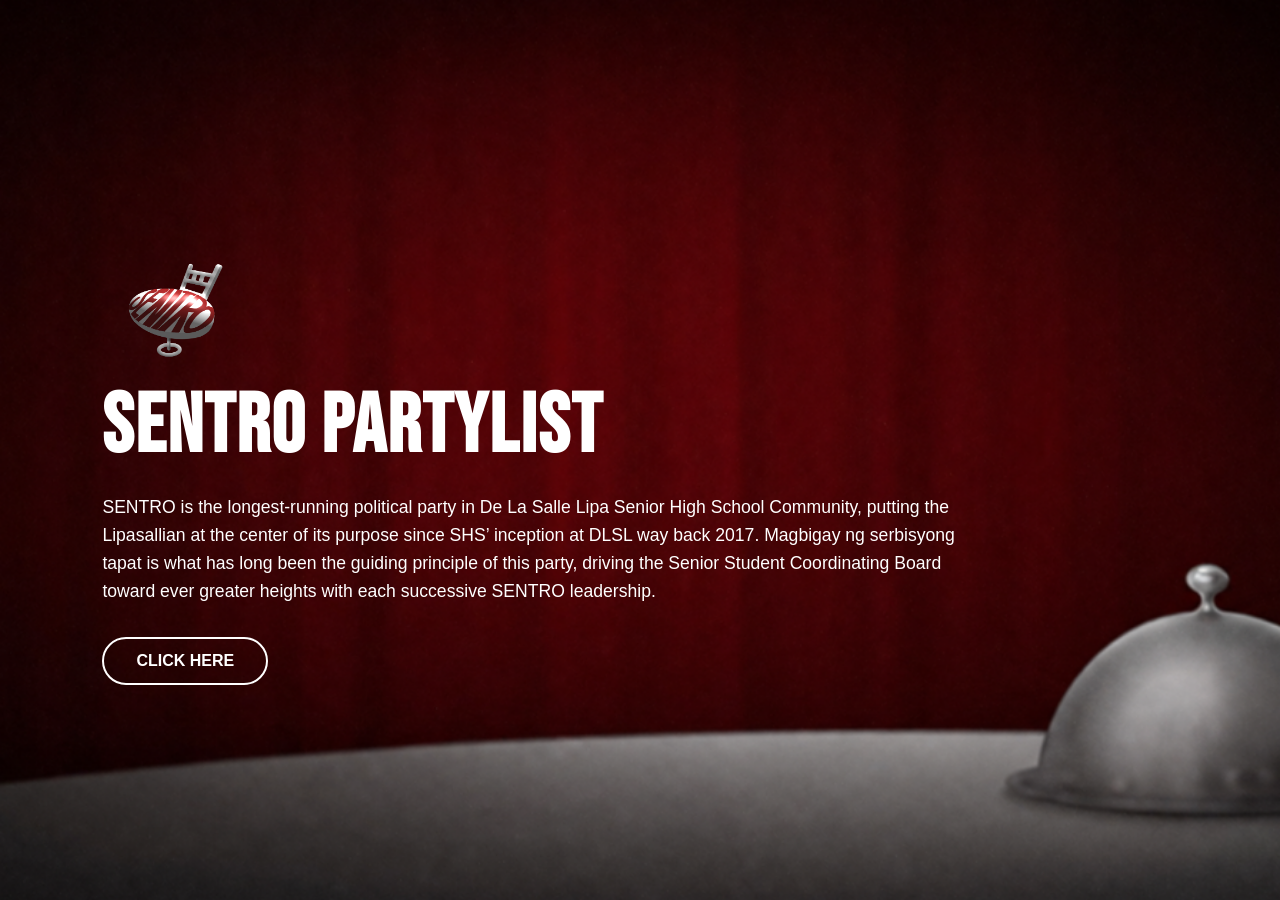
<file: index.html>
<!DOCTYPE html>
<html lang="en">
<head>
  <meta charset="UTF-8" />
  <meta name="viewport" content="width=device-width, initial-scale=1.0" />
  <title>SENTRO PARTYLIST</title>
<link href="https://fonts.googleapis.com/css2?family=Bebas+Neue&display=swap" rel="stylesheet">


  <style>

.red {
  color: #000; /* Bloody red */
}

.white {
  color: #fff; /* Clean white */
}

    * {
      margin: 0;
      padding: 0;
      box-sizing: border-box;
    }

    body {
      height: 100vh;
      font-family: 'Inter', sans-serif;
      background: url('cover.jpg') no-repeat center center / cover;
      display: flex;
      align-items: center;
      justify-content: flex-start;
      padding-left: 8%;
      padding-right: 8%;
      color: #fff;
    }
body {
  position: relative;
  background: url('img/coverpiece2.png') no-repeat center center / cover;
  height: 100vh;
  overflow: hidden;
}

.fire-overlay {
  position: absolute;
  top: 0;
  left: 0;
  width: 100%;
  height: 100%;
  background: url('https://i.makeagif.com/media/12-21-2015/eL8s5B.gif') no-repeat center center / cover;
  mix-blend-mode: screen;
  opacity: 0.2;
  z-index: 1;
}

.content {
  position: relative;
  z-index: 2; /* keeps it above the fire */
}


    .content {
      max-width: 900px;
      animation: fadeIn 1.2s ease-in-out;
    }



.logo {
  width: 150px;
  height: 130px;
  margin-bottom: 2rem;
}

.logo img {
  width: 100%;
  height: auto;
  border-radius: 16px; /* curved edges */
  background: none; /* remove white */
  padding: 0; /* remove padding */
}


h1 {
  font-family: 'Bebas Neue', sans-serif;
  font-size: 5.2rem;
  letter-spacing: 2px;
  text-transform: uppercase;
  margin-bottom: 1rem;
  color: #fff; /* white */
}



p {
  font-size: 1.1rem;
  line-height: 1.6;
  margin-bottom: 2rem;
  max-width: 95%;
}

a button {
  background-color: transparent;
  color: #fff;
  font-size: 1rem;
  padding: 0.8rem 2rem;
  border: 2px solid #fff;
  border-radius: 30px;
  cursor: pointer;
  font-weight: 600;
  transition: all 0.3s ease;
}

a button:hover {
  background-color: #fff;
  color: #320c0c;
  transform: translateY(-2px);
  box-shadow: 0 8px 18px rgba(0, 0, 0, 0.3);
}


    @keyframes fadeIn {
      from { opacity: 0; transform: translateY(30px); }
      to { opacity: 1; transform: translateY(0); }
    }

    @media (max-width: 768px) {
      body {
        justify-content: center;
        padding-left: 2rem;
        padding-right: 2rem;
        text-align: center;
      }

      .logo {
        margin: 0 auto 2rem auto;
      }

      h1 {
        font-size: 2.5rem;
      }

      p {
        font-size: 1.1rem;
      }
    }
  </style>
</head>
<body>
 <div class="fire-overlay"></div>
  <div class="content">
    <div class="logo">
      <img src="img/logo.png" alt="Sentro Logo">
    </div>
    <h1><span class="red"></span> <span class="white">SENTRO PARTYLIST</span></h1>
    <p>SENTRO is the longest-running political party in De La Salle Lipa Senior High School Community, putting the Lipasallian at the center of its purpose since SHS’ inception at DLSL way back 2017. Magbigay ng serbisyong tapat is what has long been the guiding principle of this party, driving the Senior Student Coordinating Board toward ever greater heights with each successive SENTRO leadership.</p>
    <a href="main.html">
      <button>CLICK HERE</button>
    </a>
  </div>
</body>
</html>
</file>
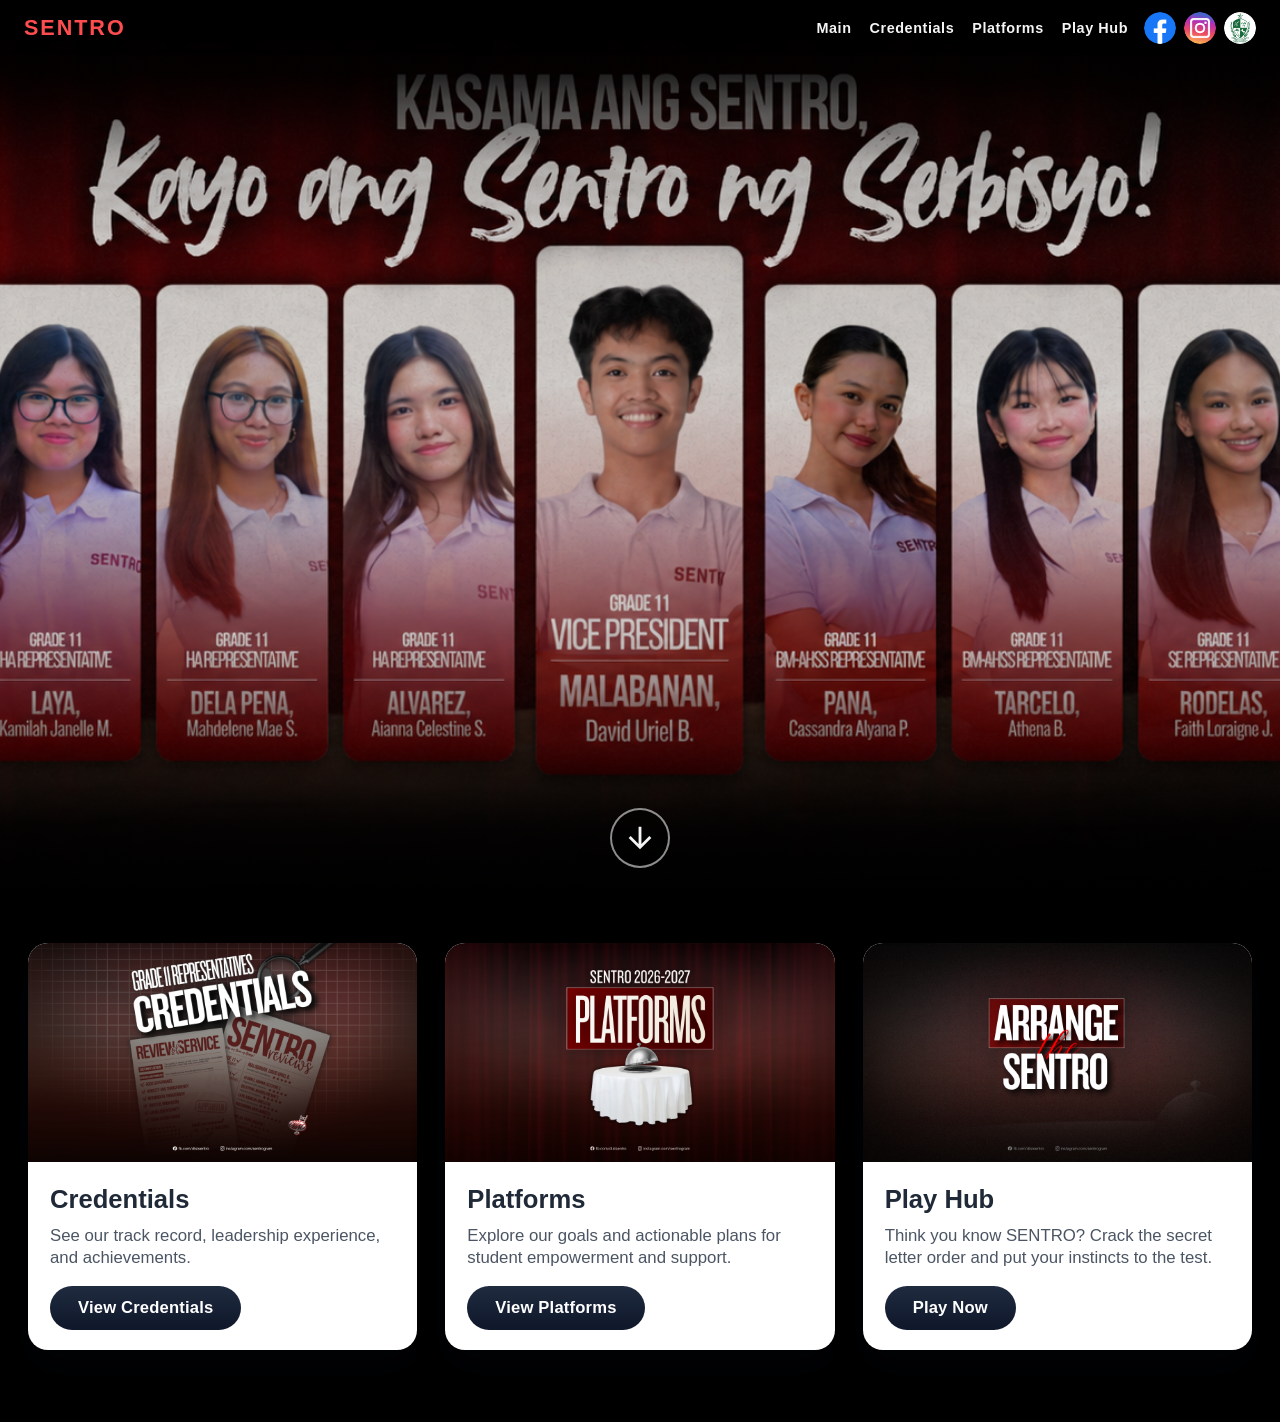
<file: main.html>
<!DOCTYPE html>
<html lang="en">

<head>
  <meta charset="UTF-8">
  <meta name="viewport" content="width=device-width, initial-scale=1.0">
  <title>SENTRO</title>
  <link rel="stylesheet" href="styles.css?v=1.0">
  <style>
    .main {
      position: relative;
      height: 100vh;
      background-image:
        linear-gradient(
          to bottom,
          rgb(0, 0, 0) 0%,
          rgba(0, 0, 0, 0.88) 8%,
          rgba(0, 0, 0, 0.24) 18%,
          rgba(0, 0, 0, 0.08) 28%,
          rgba(0, 0, 0, 0.08) 72%,
          rgba(0, 0, 0, 0.24) 82%,
          rgba(0, 0, 0, 0.88) 92%,
          rgb(0, 0, 0) 100%
        ),
        url("img/sentro.png");
      background-position: center;
      background-repeat: no-repeat;
      background-size: cover;
    }

    .scroll-arrow {
      position: absolute;
      left: 50%;
      bottom: 32px;
      display: flex;
      align-items: center;
      justify-content: center;
      width: 56px;
      height: 56px;
      border: 2px solid rgba(255, 255, 255, 0.55);
      border-radius: 999px;
      background-color: rgba(0, 0, 0, 0.35);
      transform: translateX(-50%);
      text-decoration: none;
      backdrop-filter: blur(4px);
      animation: bounce 1.8s infinite;
    }

    .scroll-arrow svg {
      width: 34px;
      height: 34px;
      fill: #f5f5f5;
    }

    .quick-links {
      display: grid;
      grid-template-columns: repeat(3, minmax(0, 1fr));
      gap: 28px;
      padding: 44px 28px 72px;
      margin-top: -1px;
      background: #000000;
    }

    .link-card {
      display: flex;
      flex-direction: column;
      overflow: hidden;
      border-radius: 20px;
      background: #fff;
      box-shadow: 0 18px 36px rgba(16, 24, 40, 0.14);
      color: #1f2937;
      text-decoration: none;
      transition: transform 0.24s ease, box-shadow 0.24s ease;
    }

    .link-card:hover,
    .link-card:focus-visible {
      transform: translateY(-6px);
      box-shadow: 0 24px 44px rgba(16, 24, 40, 0.2);
    }

    .link-card-media {
      aspect-ratio: 16 / 9;
      width: 100%;
      object-fit: cover;
      display: block;
      background: #220d0d;
    }

    .link-card-body {
      padding: 22px 22px 20px;
    }

    .link-card h2 {
      margin: 0 0 10px;
      font-size: clamp(1.55rem, 2vw, 2rem);
      font-weight: 700;
      line-height: 1.2;
      color: #1f2937;
    }

    .link-card p {
      margin: 0 0 18px;
      color: #4b5563;
      line-height: 1.3;
      font-size: 1.05rem;
    }

    .link-card-button {
      display: inline-flex;
      align-items: center;
      justify-content: center;
      padding: 12px 28px;
      border-radius: 999px;
      background: linear-gradient(180deg, #1f2b3f 0%, #0f172a 100%);
      color: #ffffff;
      font-size: 1.04rem;
      font-weight: 700;
      letter-spacing: 0.01em;
    }

    .link-card.is-locked .link-card-button {
      gap: 10px;
    }

    .link-card-button .lock {
      font-size: 1rem;
      line-height: 1;
    }

    @keyframes bounce {
      0%,
      20%,
      50%,
      80%,
      100% {
        transform: translateX(-50%) translateY(0);
      }

      40% {
        transform: translateX(-50%) translateY(-10px);
      }

      60% {
        transform: translateX(-50%) translateY(-4px);
      }
    }

    @media (max-width: 900px) {
      .quick-links {
        grid-template-columns: 1fr;
        padding: 36px 14px 52px;
        gap: 18px;
      }

      .link-card-body {
        padding: 18px 16px 16px;
      }

      .link-card-button {
        width: 100%;
      }
    }
  </style>
</head>

<body id="top">
  <div id="site-banner-root"></div>
  <div class="main">
    <a class="scroll-arrow" href="#quick-links" aria-label="Scroll to navigation links">
      <svg viewBox="0 -960 960 960" aria-hidden="true" focusable="false">
        <path d="M440-800v487L216-537l-56 57 320 320 320-320-56-57-224 224v-487h-80Z" />
      </svg>
    </a>
  </div>
  <section class="quick-links" id="quick-links" aria-label="Site sections">
    <a class="link-card" href="party-members.html" aria-label="Credentials page link">
      <img class="link-card-media" src="img/creds.png" alt="Credentials artwork">
      <div class="link-card-body">
        <h2>Credentials</h2>
        <p>See our track record, leadership experience, and achievements.</p>
        <span class="link-card-button">View Credentials</span>
      </div>
    </a>
    <a class="link-card" href="platforms-agenda.html" aria-label="Platforms page link">
      <img class="link-card-media" src="img/platforms.png" alt="Platforms artwork">
      <div class="link-card-body">
        <h2>Platforms</h2>
        <p>Explore our goals and actionable plans for student empowerment and support.</p>
        <span class="link-card-button">View Platforms</span>
      </div>
    </a>
    <a class="link-card" href="playhub.html" aria-label="Play Hub page link">
      <img class="link-card-media" src="img/game.png" alt="Play Hub artwork">
      <div class="link-card-body">
        <h2>Play Hub</h2>
        <p>Think you know SENTRO? Crack the secret letter order and put your instincts to the test.</p>
        <span class="link-card-button">Play Now</span>
      </div>
    </a>
  </section>
  <script src="script.js?v=1.0"></script>
</body>

</html>
</file>
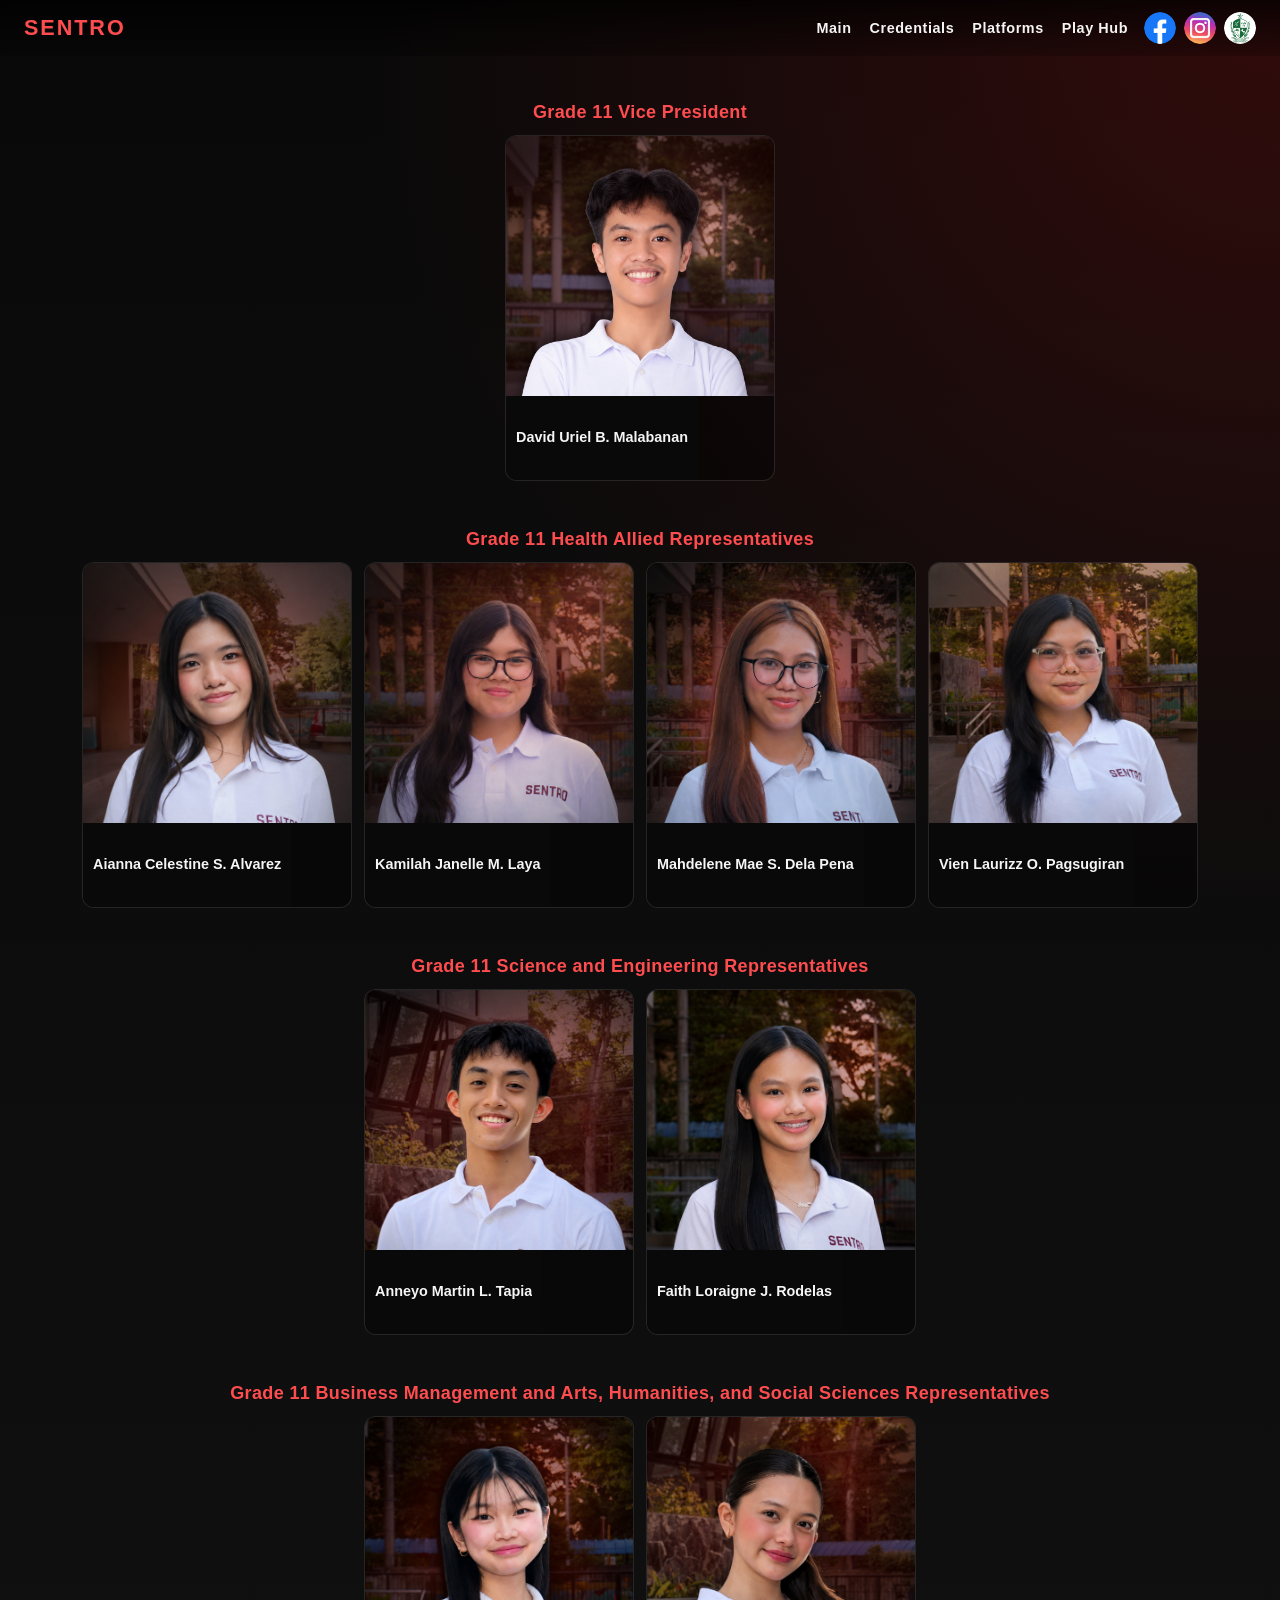
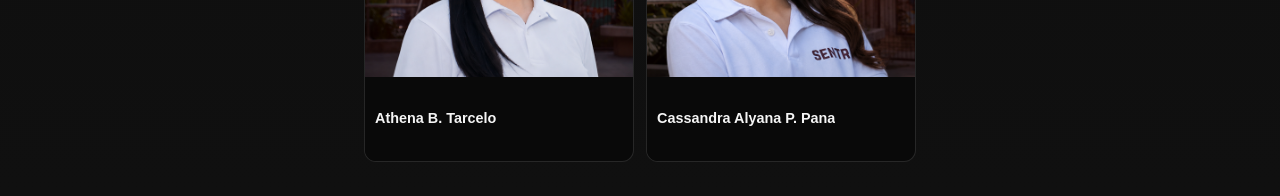
<file: party-members.html>
<!DOCTYPE html>
<html lang="en">

<head>
  <meta charset="UTF-8">
  <meta name="viewport" content="width=device-width, initial-scale=1.0">
  <title>SENTRO | Credentials</title>
  <link rel="stylesheet" href="styles.css?v=1.0">
  <style>
    :root {
      --banner-offset: 86px;
    }

    .credentials-page {
      min-height: 100vh;
      box-sizing: border-box;
      padding: calc(var(--banner-offset) + 16px) 18px 34px;
      background:
        radial-gradient(circle at top right, rgba(194, 19, 19, 0.22), transparent 42%),
        linear-gradient(180deg, #090909 0%, #101010 100%);
      color: #f5f5f5;
    }

    .members-shell {
      max-width: 1200px;
      margin: 0 auto;
    }

    .members-groups {
      display: grid;
      gap: 48px;
    }

    .member-group {
      padding: 0;
    }

    .member-group-title {
      margin: 0 0 12px;
      font-size: 18px;
      font-weight: 700;
      color: #ff4d4f;
      letter-spacing: 0.02em;
      text-align: center;
    }

    .member-list {
      display: flex;
      flex-wrap: wrap;
      justify-content: center;
      align-items: stretch;
      gap: 12px;
    }

    .member-card {
      margin: 0;
      width: 270px;
      min-height: 330px;
      padding: 0;
      display: flex;
      flex-direction: column;
      border-radius: 12px;
      overflow: hidden;
      background: rgba(0, 0, 0, 0.4);
      border: 1px solid rgba(255, 255, 255, 0.12);
      color: inherit;
      text-align: left;
      cursor: pointer;
      transition: transform 0.2s ease, border-color 0.2s ease;
    }

    .member-card:hover,
    .member-card:focus-visible {
      transform: translateY(-3px);
      border-color: rgba(255, 77, 79, 0.55);
      outline: none;
    }

    .member-card img {
      display: block;
      width: 100%;
      height: 260px;
      object-fit: cover;
      object-position: center top;
    }

    .member-card figcaption {
      padding: 10px;
      background: rgba(9, 9, 9, 0.9);
      color: #f5f5f5;
      min-height: 64px;
      display: flex;
      align-items: center;
      justify-content: center;
    }

    .member-name {
      margin: 0;
      font-size: 0.9rem;
      font-weight: 700;
      line-height: 1.35;
      text-align: center;
      display: -webkit-box;
      line-clamp: 2;
      -webkit-box-orient: vertical;
      -webkit-line-clamp: 2;
      overflow: hidden;
    }

    .member-modal {
      position: fixed;
      inset: 0;
      z-index: 50;
      display: none;
      align-items: center;
      justify-content: center;
      padding: 16px;
      background: rgba(0, 0, 0, 0.7);
    }

    .member-modal.is-open {
      display: flex;
    }

    .member-modal-content {
      width: min(1120px, 100%);
      max-height: calc(100vh - 32px);
      border-radius: 14px;
      background: #ffffff;
      color: #111827;
      border: 1px solid #e5e7eb;
      box-shadow: 0 24px 48px rgba(0, 0, 0, 0.34);
      overflow: hidden;
      display: flex;
      flex-direction: column;
    }

    .member-modal-header {
      display: flex;
      align-items: center;
      justify-content: space-between;
      gap: 12px;
      padding: 14px 16px;
      border-bottom: 1px solid #e5e7eb;
      background: #fafafa;
    }

    .member-modal-title {
      margin: 0;
      font-size: 1.05rem;
      color: #111827;
    }

    .member-modal-close {
      width: 34px;
      height: 34px;
      border-radius: 999px;
      border: 1px solid #d1d5db;
      background: #ffffff;
      color: #111827;
      cursor: pointer;
      font-size: 1.1rem;
      font-weight: 700;
      line-height: 1;
    }

    .member-modal-body {
      display: grid;
      grid-template-columns: 290px minmax(0, 1fr);
      gap: 18px;
      padding: 18px;
      overflow: hidden;
      min-height: 0;
    }

    .member-modal-aside {
      display: grid;
      gap: 12px;
      align-content: start;
    }

    .member-modal-photo {
      width: 100%;
      border-radius: 10px;
      object-fit: cover;
      object-position: center top;
      aspect-ratio: 3 / 4;
      background: #f3f4f6;
    }

    .member-modal-meta {
      text-align: center;
      display: grid;
      gap: 6px;
    }

    .member-modal-member-name {
      margin: 0;
      color: #ff4d4f;
      font-size: 1.05rem;
      font-weight: 700;
      line-height: 1.3;
    }

    .member-modal-member-role {
      margin: 0;
      color: #575757;
      font-size: 0.95rem;
      font-weight: 400;
      line-height: 1.4;
    }

    .member-modal-main {
      min-width: 0;
      min-height: 0;
      display: flex;
      flex-direction: column;
    }

    .member-modal-list {
      margin: 0;
      padding: 0;
      list-style: none;
      display: grid;
      gap: 8px;
      color: #111827;
      line-height: 1.45;
    }

    .member-modal-credentials {
      margin-top: 0;
      display: grid;
      gap: 10px;
      overflow-y: auto;
      min-height: 0;
      -webkit-overflow-scrolling: touch;
    }

    .member-modal-credentials h3 {
      margin: 0;
      font-size: 0.95rem;
      color: #111827;
    }

    .member-modal-credentials ul {
      margin: 0;
      padding-left: 18px;
      color: #1f2937;
      line-height: 1.45;
    }

    .member-modal-credentials li {
      margin: 0 0 6px;
    }

    .member-modal-list strong {
      color: #ff4d4f;
      font-weight: 700;
    }

    @media (max-width: 900px) {
      :root {
        --banner-offset: 124px;
      }

      .credentials-page {
        padding: calc(var(--banner-offset) + 10px) 12px 24px;
      }

      .member-card img {
        height: 200px;
      }

      .member-card {
        width: 220px;
        min-height: 278px;
      }

      .member-modal-body {
        grid-template-columns: 1fr;
      }

      .member-modal-photo {
        max-width: 280px;
      }

      .member-modal-aside {
        justify-items: center;
      }
    }

    @media (max-width: 560px) {
      .member-list {
        justify-content: center;
      }

      .member-card {
        width: min(320px, 100%);
      }

      .member-card img {
        height: 240px;
      }

      .member-modal-body {
        padding: 14px;
      }
    }
  </style>
</head>

<body>
  <div id="site-banner-root"></div>

  <main class="credentials-page">
    <section class="members-shell" aria-label="Party members">
      <div class="members-groups"></div>
    </section>
  </main>

  <div class="member-modal" id="member-modal" aria-hidden="true">
    <div class="member-modal-content" role="dialog" aria-modal="true" aria-labelledby="member-modal-title">
      <div class="member-modal-header">
        <h2 class="member-modal-title" id="member-modal-title">Member Credentials</h2>
        <button class="member-modal-close" type="button" id="member-modal-close" aria-label="Close credentials">x</button>
      </div>
      <div class="member-modal-body">
        <div class="member-modal-aside">
          <img class="member-modal-photo" id="member-modal-photo" alt="">
          <div class="member-modal-meta">
            <p class="member-modal-member-name" id="member-modal-name"></p>
            <p class="member-modal-member-role" id="member-modal-role"></p>
          </div>
        </div>
        <div class="member-modal-main">
          <span id="member-modal-group" hidden></span>
          <div class="member-modal-credentials" id="member-modal-credentials"></div>
        </div>
      </div>
    </div>
  </div>

  <script src="script.js?v=1.1"></script>
</body>

</html>
</file>
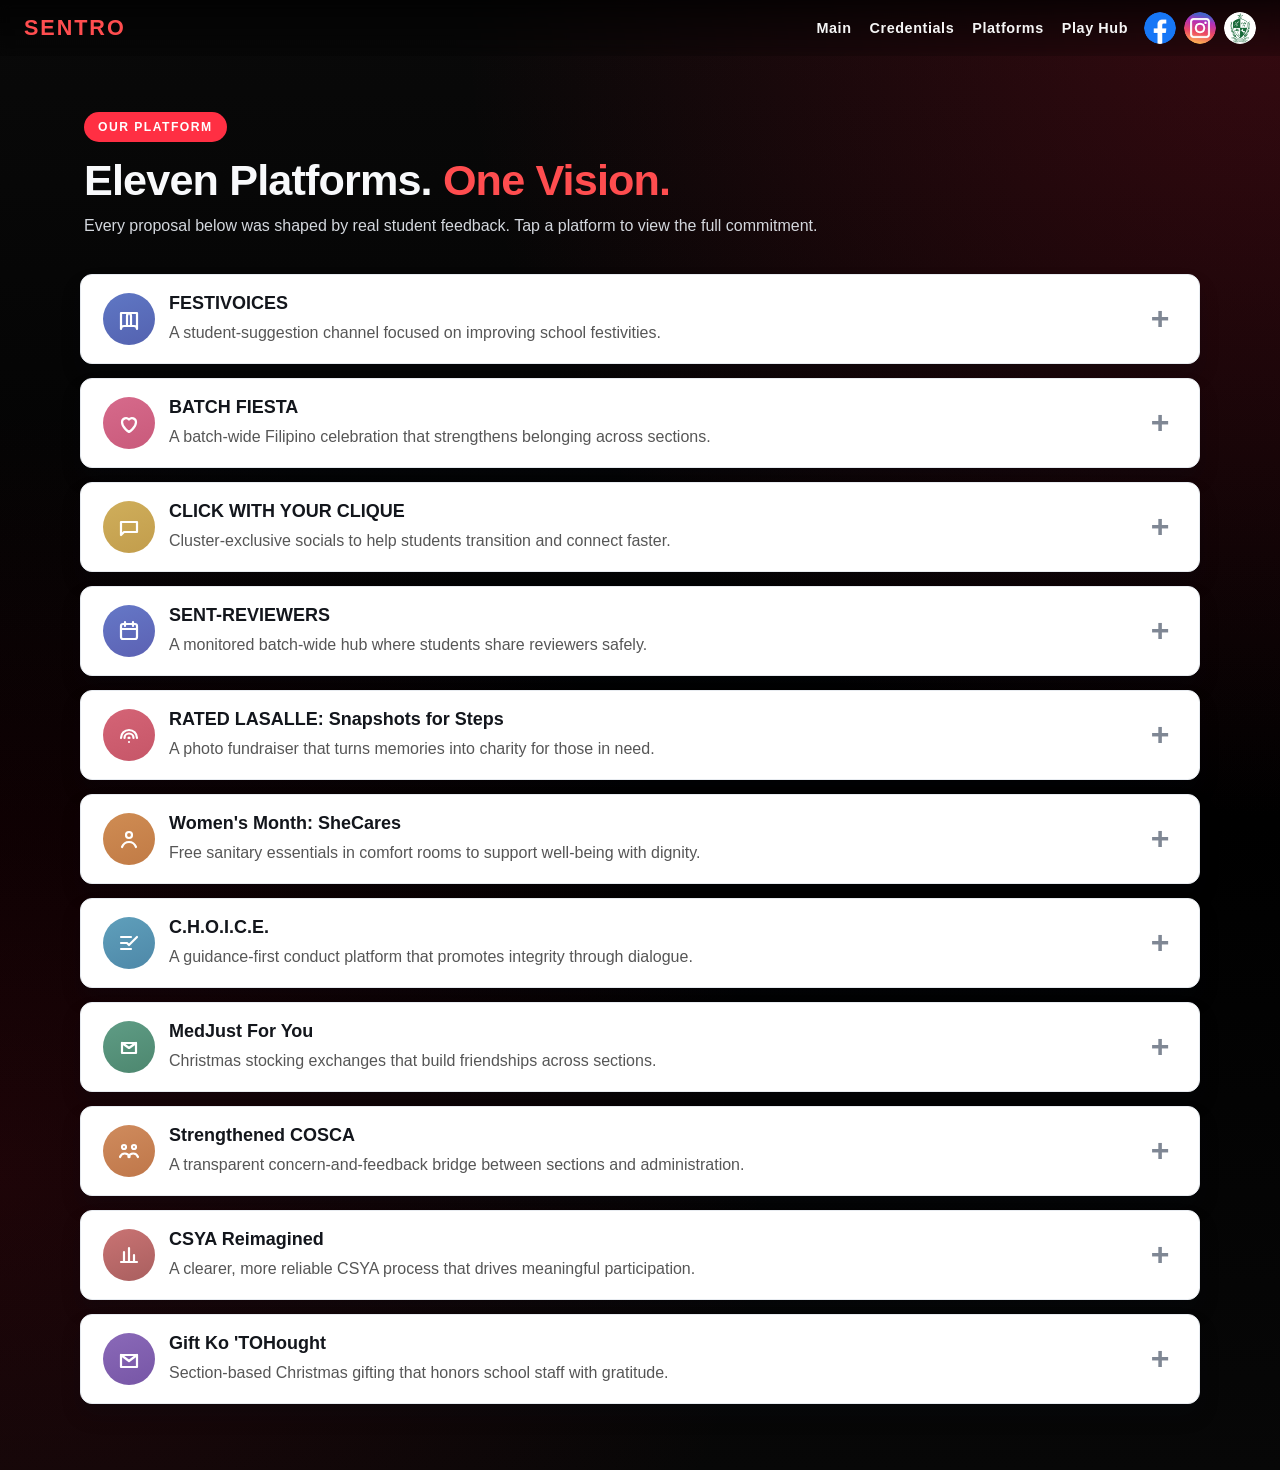
<file: platforms-agenda.html>
<!DOCTYPE html>
<html lang="en">

<head>
  <meta charset="UTF-8">
  <meta name="viewport" content="width=device-width, initial-scale=1.0">
  <title>SENTRO | Platforms</title>
  <link rel="stylesheet" href="styles.css?v=1.0">
  <style>
    :root {
      --banner-offset: 86px;
      --card-bg: #ffffff;
      --card-text: #13161c;
      --card-muted: #5f6a7b;
      --card-border: #e7ebf0;
      --badge-red: #ff2f43;
      --accent-red: #e11d2f;
    }

    body {
      margin: 0;
      background:
        radial-gradient(circle at top right, rgba(214, 14, 44, 0.22), transparent 42%),
        radial-gradient(circle at 0% 80%, rgba(133, 7, 24, 0.2), transparent 44%),
        linear-gradient(180deg, #090909 0%, #000000 56%, #070707 100%);
      color: #f5f5f5;
    }

    .platforms-page {
      max-width: 1120px;
      margin: 0 auto;
      padding: calc(var(--banner-offset) + 18px) 20px 66px;
    }

    .platforms-hero {
      margin: 0 0 28px;
      padding: 8px 4px;
    }

    .platform-kicker {
      display: inline-flex;
      align-items: center;
      padding: 8px 14px;
      border-radius: 999px;
      background: var(--badge-red);
      color: #ffffff;
      font-size: 0.76rem;
      font-weight: 700;
      letter-spacing: 0.12em;
      text-transform: uppercase;
    }

    .platforms-hero h1 {
      max-width: 740px;
      margin: 16px 0 12px;
      color: #f8f9fb;
      font-size: clamp(1.5rem, 4.2vw, 2.7rem);
      line-height: 1.02;
      letter-spacing: -0.02em;
      white-space: nowrap;
    }

    .platforms-hero h1 .vision-accent {
      color: #ff4d4f;
    }

    .platforms-hero p {
      max-width: 760px;
      margin: 0;
      color: rgba(224, 228, 235, 0.94);
      font-size: 16px;
      line-height: 1.5;
    }

    .platforms-list {
      display: grid;
      gap: 14px;
    }

    .platform-accordion {
      border-radius: 12px;
      overflow: hidden;
      background: var(--card-bg);
      border: 1px solid var(--card-border);
      box-shadow: 0 12px 20px rgba(7, 11, 22, 0.16);
    }

    .platform-toggle {
      width: 100%;
      border: 0;
      display: grid;
      grid-template-columns: auto minmax(0, 1fr) auto;
      gap: 14px;
      align-items: center;
      text-align: left;
      padding: 18px 22px;
      background: transparent;
      color: inherit;
      cursor: pointer;
      font: inherit;
    }

    .platform-icon {
      width: 52px;
      height: 52px;
      border-radius: 999px;
      display: flex;
      align-items: center;
      justify-content: center;
      flex-shrink: 0;
    }

    .platform-icon svg {
      width: 24px;
      height: 24px;
      stroke: #ffffff;
      fill: none;
      stroke-width: 2.2;
      stroke-linecap: round;
      stroke-linejoin: round;
    }

    .icon-fest {
      background: linear-gradient(160deg, #5f77c4, #5462b0);
    }

    .icon-fiesta {
      background: linear-gradient(160deg, #d66a8b, #c95a7b);
    }

    .icon-clique {
      background: linear-gradient(160deg, #cfae5b, #c29d4c);
    }

    .icon-reviewers {
      background: linear-gradient(160deg, #6578c7, #5c61b3);
    }

    .icon-rated {
      background: linear-gradient(160deg, #d46476, #c65668);
    }

    .icon-shecares {
      background: linear-gradient(160deg, #cf8c53, #c17b46);
    }

    .icon-tohought {
      background: linear-gradient(160deg, #8a69b8, #7756a6);
    }

    .icon-choice {
      background: linear-gradient(160deg, #5f9fbb, #4e88a8);
    }

    .icon-medjust {
      background: linear-gradient(160deg, #5f9c85, #4d876f);
    }

    .icon-cosca {
      background: linear-gradient(160deg, #cf8b5d, #bf774a);
    }

    .icon-csya {
      background: linear-gradient(160deg, #c97373, #a95f5f);
    }

    .platform-title {
      display: block;
      margin: 0 0 12px;
      color: var(--card-text);
      font-size: 18px;
      line-height: 1.15;
      font-weight: 700;
      margin-bottom: 7px;
    }

    .platform-summary {
      display: block;
      margin: 0;
      color: #565656;
      line-height: 1.5;
      font-size: 16px;
      font-weight: 400;
    }

    .platform-indicator {
      display: inline-flex;
      align-items: center;
      justify-content: center;
      width: 34px;
      height: 34px;
      color: #7f8794;
      font-size: 32px;
      font-weight: 700;
      line-height: 0.9;
      align-self: center;
      flex-shrink: 0;
    }

    .platform-accordion:not(.is-open) .platform-indicator {
      transform: translateY(-1px);
    }

    .platform-panel {
      max-height: 0;
      overflow: hidden;
      transition: max-height 0.26s ease;
    }

    .platform-panel p {
      margin: 0;
      padding: 0 22px 20px 88px;
      color: #000000;
      font-size: 16px;
      line-height: 1.7;
      border-top: 1px solid #eef1f4;
      padding-top: 14px;
    }

    .platform-toggle:focus-visible {
      outline: 3px solid rgba(225, 29, 47, 0.24);
      outline-offset: -3px;
    }

    @media (max-width: 1024px) {
      :root {
        --banner-offset: 124px;
      }

      .platforms-page {
        padding: calc(var(--banner-offset) + 10px) 14px 44px;
      }

      .platforms-hero {
        margin-bottom: 18px;
      }

      .platform-toggle {
        padding: 14px;
        gap: 10px;
      }

      .platform-icon {
        width: 44px;
        height: 44px;
        border-radius: 999px;
      }

      .platform-panel p {
        padding-left: 14px;
        padding-right: 14px;
        padding-bottom: 14px;
      }
    }
  </style>
</head>

<body>
  <div id="site-banner-root"></div>

  <main class="platforms-page">
    <section class="platforms-hero" aria-label="Platforms introduction">
      <span class="platform-kicker">Our Platform</span>
      <h1>Eleven Platforms. <span class="vision-accent">One Vision.</span></h1>
      <p>Every proposal below was shaped by real student feedback. Tap a platform to view the full commitment.</p>
    </section>

    <section class="platforms-list" aria-label="List of SENTRO platforms">
      <article class="platform-accordion">
        <button class="platform-toggle" type="button" aria-expanded="false" aria-controls="platform-panel-1">
          <span class="platform-icon icon-fest" aria-hidden="true">
            <svg viewBox="0 0 24 24">
              <path d="M4 6h7a3 3 0 0 1 3 3v10H7a3 3 0 0 0-3 3z"></path>
              <path d="M20 6h-7a3 3 0 0 0-3 3v10h7a3 3 0 0 1 3 3z"></path>
            </svg>
          </span>
          <span>
            <span class="platform-title">FESTIVOICES</span>
            <span class="platform-summary">A student-suggestion channel focused on improving school festivities.</span>
          </span>
          <span class="platform-indicator" aria-hidden="true">+</span>
        </button>
        <div class="platform-panel" id="platform-panel-1">
          <p>A participatory platform that invites students to share their creative ideas for upcoming institutional events. It aims to foster a sense of belonging by allowing the students to take part in the planning process, ensuring that programs and activities reflect the community's preferences. Through this initiative, the SCB can design festivities that balance student interest while also carefully considering all other factors such as feasibility, safety, sustainability, and collective benefit. It is designed specifically for school festivities because, while existing platforms allow students to voice their opinions, these spaces are often too broad, causing ideas related to events to be overlooked. Festivoices focuses solely on gathering suggestions for school festivities, recognizing that vibrant and inclusive events are essential to students' overall experience.</p>
        </div>
      </article>

      <article class="platform-accordion">
        <button class="platform-toggle" type="button" aria-expanded="false" aria-controls="platform-panel-2">
          <span class="platform-icon icon-fiesta" aria-hidden="true">
            <svg viewBox="0 0 24 24">
              <path d="M12 21s-7-4.35-7-10a4 4 0 0 1 7-2.5A4 4 0 0 1 19 11c0 5.65-7 10-7 10z"></path>
            </svg>
          </span>
          <span>
            <span class="platform-title">BATCH FIESTA</span>
            <span class="platform-summary">A batch-wide Filipino celebration that strengthens belonging across sections.</span>
          </span>
          <span class="platform-indicator" aria-hidden="true">+</span>
        </button>
        <div class="platform-panel" id="platform-panel-2">
          <p>In the Philippines, we are accustomed to fiestahans, celebrations of patron saints, culture, and milestones. At the heart of every fiesta is communion: the joy of belonging to a community. This spirit is what the Grade 11 batch deserves to celebrate, especially now with many new students joining us. Too often, events are limited to classmates within the same section or circles of friends during the Foundation week. Our platform seeks to break these boundaries by bringing the entire batch together in one grand fiesta of belonging. Through familiar Filipino activities and the sharing of dishes we proudly call ours, we strengthen bonds, nurture friendships, and showcase our culture. This celebration is more than just a fun getaway from all the schoolwork; it is a way to grow close as one community, to honor our heritage, and to create even more memories that remind us that we all belong here.</p>
        </div>
      </article>

      <article class="platform-accordion">
        <button class="platform-toggle" type="button" aria-expanded="false" aria-controls="platform-panel-3">
          <span class="platform-icon icon-clique" aria-hidden="true">
            <svg viewBox="0 0 24 24">
              <path d="M4 7h16v10H7l-3 3z"></path>
            </svg>
          </span>
          <span>
            <span class="platform-title">CLICK WITH YOUR CLIQUE</span>
            <span class="platform-summary">Cluster-exclusive socials to help students transition and connect faster.</span>
          </span>
          <span class="platform-indicator" aria-hidden="true">+</span>
        </button>
        <div class="platform-panel" id="platform-panel-3">
          <p>As we embark on our new SHS journey, adjusting to new routines and environments can feel overwhelming. This platform is a cluster-exclusive get-together for each academic cluster-Business Management, Health Allied, Science and Engineering, and Arts, Humanities, and Social Sciences. It is designed to help students loosen up, connect, and build friendships with peers who share the same path, making the transition smoother and more memorable. It's a chance to recharge, laugh, and feel at home in your new circle to truly click with your clique.</p>
        </div>
      </article>

      <article class="platform-accordion">
        <button class="platform-toggle" type="button" aria-expanded="false" aria-controls="platform-panel-4">
          <span class="platform-icon icon-reviewers" aria-hidden="true">
            <svg viewBox="0 0 24 24">
              <rect x="4" y="5" width="16" height="15" rx="2"></rect>
              <path d="M8 3v4M16 3v4M4 10h16"></path>
            </svg>
          </span>
          <span>
            <span class="platform-title">SENT-REVIEWERS</span>
            <span class="platform-summary">A monitored batch-wide hub where students share reviewers safely.</span>
          </span>
          <span class="platform-indicator" aria-hidden="true">+</span>
        </button>
        <div class="platform-panel" id="platform-panel-4">
          <p>Group studies and shared reviewers have always been considered as a lifeline for surviving graded tasks and assessments. This platform takes that spirit further by creating one massive space for all Grade 11 students to share reviewers in a safe, organized, and monitored environment. With administrators ensuring privacy and setting clear policies, students can freely exchange knowledge and benefit from one another. Think of it as one big group study not just to survive hectic weeks, but to thrive in them.</p>
        </div>
      </article>

      <article class="platform-accordion">
        <button class="platform-toggle" type="button" aria-expanded="false" aria-controls="platform-panel-5">
          <span class="platform-icon icon-rated" aria-hidden="true">
            <svg viewBox="0 0 24 24">
              <path d="M4 15a8 8 0 0 1 16 0"></path>
              <path d="M7.5 15a4.5 4.5 0 0 1 9 0"></path>
              <path d="M11.5 15a.5.5 0 1 1 1 0"></path>
              <path d="M12 19v0"></path>
            </svg>
          </span>
          <span>
            <span class="platform-title">RATED LASALLE: Snapshots for Steps</span>
            <span class="platform-summary">A photo fundraiser that turns memories into charity for those in need.</span>
          </span>
          <span class="platform-indicator" aria-hidden="true">+</span>
        </button>
        <div class="platform-panel" id="platform-panel-5">
          <p>Sentro believes that change begins with small communities, from our batch to our school, and outward to the wider society. This platform is built to spark that change by engaging students in activities that reflect our generation's spirit while extending compassion and generosity beyond the walls of our school. Through our fundraiser, students can enjoy a photobooth with their friends and classmates while contributing to a meaningful cause. Each photo taken becomes more than just a memory; it becomes a captured gesture of charity. The funds raised will provide slippers for those in need outside our school community. In this way, each smile, each funny pose, and each laugh shared within the photobooth translates into a step forward for someone less fortunate. Together, we create a chain of generosity: one photo, one slipper, one step at a time. With this, we can become a community that walks hand in hand with kindness.</p>
        </div>
      </article>

      <article class="platform-accordion">
        <button class="platform-toggle" type="button" aria-expanded="false" aria-controls="platform-panel-6">
          <span class="platform-icon icon-shecares" aria-hidden="true">
            <svg viewBox="0 0 24 24">
              <circle cx="12" cy="8" r="3"></circle>
              <path d="M5 20c1.2-3 3.8-5 7-5s5.8 2 7 5"></path>
            </svg>
          </span>
          <span>
            <span class="platform-title">Women's Month: SheCares</span>
            <span class="platform-summary">Free sanitary essentials in comfort rooms to support well-being with dignity.</span>
          </span>
          <span class="platform-indicator" aria-hidden="true">+</span>
        </button>
        <div class="platform-panel" id="platform-panel-6">
          <p>The Lasallian community is incomplete without the presence and contributions of women. In celebration of Women's Month, Sentro proposes a compassionate initiative to honor their invaluable role in society by providing free sanitary items in comfort rooms for students and staff in need. With careful attention to safety and sanitation, this effort aims not only to support women's well-being but also to foster a culture of sharing and solidarity, ensuring that this gesture of care extends throughout the community. While this may seem like a simple gesture, our partylist believes it reflects the very nature of how women give care to the world-not always through grand or extravagant acts, but often through quiet, everyday ways that carry deep meaning.</p>
        </div>
      </article>

      <article class="platform-accordion">
        <button class="platform-toggle" type="button" aria-expanded="false" aria-controls="platform-panel-8">
          <span class="platform-icon icon-choice" aria-hidden="true">
            <svg viewBox="0 0 24 24">
              <path d="M4 12h6l2 2 8-8"></path>
              <path d="M4 6h10"></path>
              <path d="M4 18h10"></path>
            </svg>
          </span>
          <span>
            <span class="platform-title">C.H.O.I.C.E.</span>
            <span class="platform-summary">A guidance-first conduct platform that promotes integrity through dialogue.</span>
          </span>
          <span class="platform-indicator" aria-hidden="true">+</span>
        </button>
        <div class="platform-panel" id="platform-panel-8">
          <p>We envision CHOICE as a platform that advocates for positive student conduct, not through rigid enforcement, but through presence, dialogue, and timely reminders. We recognize that it is always the students' choice whether to act with integrity, but we stand ready to guide when challenges arise. As fellow Lasallians, we do not dictate what must or must not be done; enough voices already do that. Instead, we offer reminders that encourage good decision-making in crucial moments. By fostering morale and healthy connections, CHOICE aims to reduce bullying, harassment, violence, and conflict, strengthening our shared Lasallian integrity. This is not about control. It is about community. It is about choosing well, together.</p>
        </div>
      </article>

      <article class="platform-accordion">
        <button class="platform-toggle" type="button" aria-expanded="false" aria-controls="platform-panel-9">
          <span class="platform-icon icon-medjust" aria-hidden="true">
            <svg viewBox="0 0 24 24">
              <path d="M5 8h14v10H5z"></path>
              <path d="M5 8l7 5 7-5"></path>
            </svg>
          </span>
          <span>
            <span class="platform-title">MedJust For You</span>
            <span class="platform-summary">Christmas stocking exchanges that build friendships across sections.</span>
          </span>
          <span class="platform-indicator" aria-hidden="true">+</span>
        </button>
        <div class="platform-panel" id="platform-panel-9">
          <p>We've noticed that Christmas parties often stay within section walls, with bonding limited to classmates. Medjust for You is our way of opening that circle. By placing Christmas stockings in every section, we create a chance for students to reach out across sections, sending messages, small tokens, or greetings that foster deeper relationships. This platform celebrates the holiday spirit not just within sections, but as one Lasallian community, united in joy and connection.</p>
        </div>
      </article>

      <article class="platform-accordion">
        <button class="platform-toggle" type="button" aria-expanded="false" aria-controls="platform-panel-10">
          <span class="platform-icon icon-cosca" aria-hidden="true">
            <svg viewBox="0 0 24 24">
              <circle cx="7" cy="8" r="2"></circle>
              <circle cx="17" cy="8" r="2"></circle>
              <path d="M3 18c.8-2.2 2.6-3.5 4.8-3.5S11.8 15.8 12.6 18"></path>
              <path d="M11.4 18c.8-2.2 2.6-3.5 4.8-3.5S20.2 15.8 21 18"></path>
            </svg>
          </span>
          <span>
            <span class="platform-title">Strengthened COSCA</span>
            <span class="platform-summary">A transparent concern-and-feedback bridge between sections and administration.</span>
          </span>
          <span class="platform-indicator" aria-hidden="true">+</span>
        </button>
        <div class="platform-panel" id="platform-panel-10">
          <p>As part of a growing community, our partylist seeks to uphold the genuine connection between the SSCB and the student body through a platform where each section can voice concerns via their class presidents. These may cover school utilities, student services, academics, activities, the Lasallian community, and other matters that calls for attention. While we may not hold the direct solutions to every concern, we commit to being the bridge to the higher administration. To foster a true feedback exchange, we will provide transparent updates and reports on the progress of these concerns. Beyond concerns, this space also welcomes commendations and ideas, fostering not only a vocal community but an optimistic one. Equally important, we aim to strengthen transparency in SSCB governance by encouraging class representatives to raise feedback on the SSCB itself, how it can improve, evolve, and serve better in its future endeavors. Because in Sentro, kayo ang sentro ng serbisyo.</p>
        </div>
      </article>

      <article class="platform-accordion">
        <button class="platform-toggle" type="button" aria-expanded="false" aria-controls="platform-panel-11">
          <span class="platform-icon icon-csya" aria-hidden="true">
            <svg viewBox="0 0 24 24">
              <path d="M4 19h16"></path>
              <path d="M7 19V9"></path>
              <path d="M12 19V5"></path>
              <path d="M17 19v-7"></path>
            </svg>
          </span>
          <span>
            <span class="platform-title">CSYA Reimagined</span>
            <span class="platform-summary">A clearer, more reliable CSYA process that drives meaningful participation.</span>
          </span>
          <span class="platform-indicator" aria-hidden="true">+</span>
        </button>
        <div class="platform-panel" id="platform-panel-11">
          <p>As aspiring student leaders, our core objective in strengthening the CSYA system is to foster deeper student engagement, built on a foundation of transparency and reliability. We believe that when students see a clear, organize, and comprehensive sets of rules and regulations, executed systematically from planning to evaluation, they gain confidence in the process. Reliability transforms participation into something meaningful, allowing students to find genuine purpose in every point they aim to pursue. This, we believe, is the true spirit of winning CSYA points: not merely accumulating scores, but cultivating a culture of trust, collaboration, and authentic involvement that reflects the values of service we ourselves have experienced.</p>
        </div>
      </article>

      <article class="platform-accordion">
        <button class="platform-toggle" type="button" aria-expanded="false" aria-controls="platform-panel-7">
          <span class="platform-icon icon-tohought" aria-hidden="true">
            <svg viewBox="0 0 24 24">
              <path d="M4 8h16v12H4z"></path>
              <path d="M4 8l8 6 8-6"></path>
            </svg>
          </span>
          <span>
            <span class="platform-title">Gift Ko 'TOHought</span>
            <span class="platform-summary">Section-based Christmas gifting that honors school staff with gratitude.</span>
          </span>
          <span class="platform-indicator" aria-hidden="true">+</span>
        </button>
        <div class="platform-panel" id="platform-panel-7">
          <p>As part of the Christmas festivities, our partylist proposes a platform where each section contributes items dedicated to the school staff, which will then be wrapped as gifts. We believe that gifts during Christmas carry greater meaning when they are chosen with thought, reflecting care and gratitude. Through this initiative, we aim to honor the staff who consistently nurture and maintain our facilities with dedication by offering them tokens of appreciation that embody the same thoughtfulness they extend to our community.</p>
        </div>
      </article>
    </section>
  </main>

  <script src="script.js?v=1.0"></script>
</body>

</html>
</file>
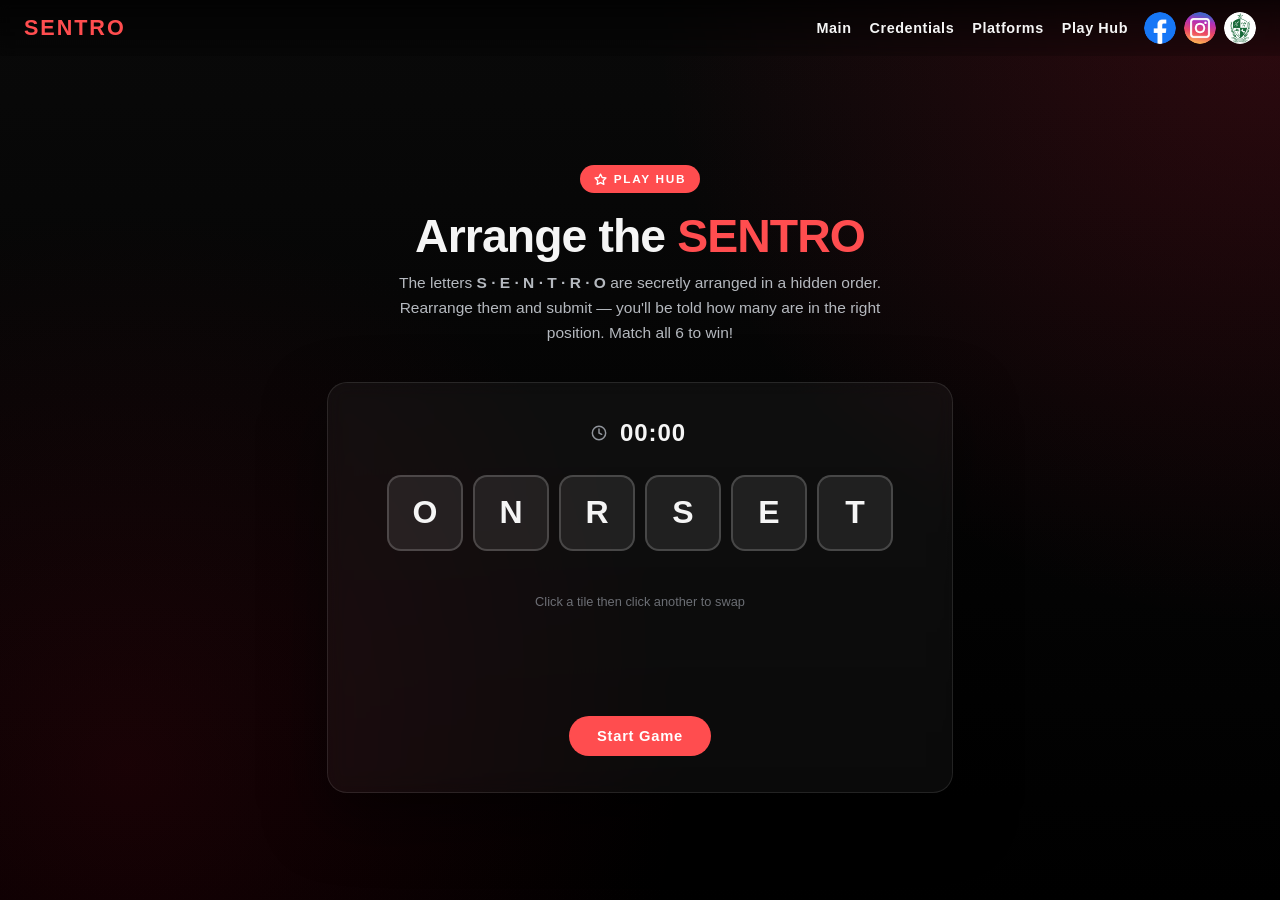
<file: playhub.html>
<!DOCTYPE html>
<html lang="en">

<head>
  <meta charset="UTF-8">
  <meta name="viewport" content="width=device-width, initial-scale=1.0">
  <title>SENTRO | Play Hub</title>
  <link rel="stylesheet" href="styles.css?v=1.0">
  <style>
    :root {
      --banner-offset: 86px;
      --red: #ff4d4f;
      --red-dark: #e11d2f;
      --bg: #060606;
    }

    body {
      margin: 0;
      min-height: 100vh;
      background:
        radial-gradient(circle at top right, rgba(214, 14, 44, 0.18), transparent 40%),
        radial-gradient(circle at 10% 85%, rgba(133, 7, 24, 0.18), transparent 40%),
        linear-gradient(180deg, #090909 0%, #000000 100%);
      color: #f5f5f5;
    }

    .playhub-page {
      min-height: 100vh;
      display: flex;
      flex-direction: column;
      align-items: center;
      justify-content: center;
      padding: calc(var(--banner-offset) + 32px) 20px 60px;
      box-sizing: border-box;
    }

    /* ── Hero heading ── */
    .playhub-kicker {
      display: inline-flex;
      align-items: center;
      gap: 7px;
      padding: 7px 14px;
      border-radius: 999px;
      background: var(--red);
      color: #fff;
      font-size: 0.74rem;
      font-weight: 700;
      letter-spacing: 0.14em;
      text-transform: uppercase;
      margin-bottom: 16px;
    }

    .playhub-title {
      margin: 0 0 8px;
      font-size: clamp(1.7rem, 5vw, 2.9rem);
      font-weight: 800;
      letter-spacing: -0.02em;
      text-align: center;
    }

    .playhub-title span {
      color: var(--red);
    }

    .playhub-desc {
      max-width: 520px;
      margin: 0 auto 36px;
      color: rgba(220, 224, 232, 0.82);
      font-size: 0.97rem;
      line-height: 1.6;
      text-align: center;
    }

    /* ── Game card ── */
    .game-card {
      width: 100%;
      max-width: 560px;
      background: rgba(255, 255, 255, 0.04);
      border: 1px solid rgba(255, 255, 255, 0.1);
      border-radius: 20px;
      padding: 36px 32px;
      box-shadow: 0 24px 60px rgba(0, 0, 0, 0.5);
      backdrop-filter: blur(10px);
      display: flex;
      flex-direction: column;
      align-items: center;
      gap: 28px;
    }

    /* ── Timer ── */
    .timer-row {
      display: flex;
      align-items: center;
      gap: 10px;
      font-size: 0.88rem;
      color: rgba(200, 205, 215, 0.7);
      font-weight: 600;
      letter-spacing: 0.06em;
    }

    .timer-value {
      font-size: 1.5rem;
      font-weight: 800;
      color: #f5f5f5;
      font-variant-numeric: tabular-nums;
      letter-spacing: 0.04em;
      min-width: 72px;
      text-align: center;
    }

    .timer-value.urgent {
      color: var(--red);
      animation: pulse 0.7s infinite alternate;
    }

    @keyframes pulse {
      from { opacity: 1; }
      to   { opacity: 0.55; }
    }

    /* ── Letter tiles ── */
    .tiles-row {
      display: flex;
      gap: 10px;
      flex-wrap: wrap;
      justify-content: center;
      user-select: none;
    }

    .letter-tile {
      width: 72px;
      height: 72px;
      display: flex;
      align-items: center;
      justify-content: center;
      border-radius: 14px;
      background: rgba(255, 255, 255, 0.08);
      border: 2px solid rgba(255, 255, 255, 0.18);
      font-size: 2rem;
      font-weight: 800;
      color: #f5f5f5;
      cursor: pointer;
      transition: transform 0.15s ease, background 0.15s ease, border-color 0.15s ease, box-shadow 0.15s ease;
    }

    .letter-tile:hover {
      background: rgba(255, 255, 255, 0.14);
      border-color: rgba(255, 255, 255, 0.36);
      transform: translateY(-3px);
    }

    .letter-tile.selected {
      background: rgba(255, 77, 79, 0.22);
      border-color: var(--red);
      box-shadow: 0 0 0 3px rgba(255, 77, 79, 0.3);
      transform: translateY(-4px);
    }

    .letter-tile.locked {
      cursor: default;
    }

    /* ── Feedback ── */
    .feedback-area {
      min-height: 36px;
      text-align: center;
    }

    .feedback-text {
      font-size: 1rem;
      font-weight: 700;
      color: rgba(220, 224, 232, 0.85);
      letter-spacing: 0.02em;
    }

    .feedback-text .match-count {
      color: var(--red);
      font-size: 1.25rem;
    }

    /* ── Controls ── */
    .controls-row {
      display: flex;
      gap: 12px;
      flex-wrap: wrap;
      justify-content: center;
    }

    .btn {
      display: inline-flex;
      align-items: center;
      gap: 8px;
      padding: 12px 28px;
      border-radius: 999px;
      border: none;
      font-size: 0.92rem;
      font-weight: 700;
      letter-spacing: 0.05em;
      cursor: pointer;
      transition: transform 0.15s ease, opacity 0.15s ease, box-shadow 0.15s ease;
    }

    .btn:hover:not(:disabled) {
      transform: translateY(-2px);
      box-shadow: 0 8px 20px rgba(0, 0, 0, 0.35);
    }

    .btn:active:not(:disabled) {
      transform: translateY(0);
    }

    .btn:disabled {
      opacity: 0.4;
      cursor: not-allowed;
    }

    .btn-primary {
      background: var(--red);
      color: #fff;
    }

    .btn-primary:hover:not(:disabled) {
      background: var(--red-dark);
    }

    .btn-ghost {
      background: rgba(255, 255, 255, 0.08);
      color: #f5f5f5;
      border: 1px solid rgba(255, 255, 255, 0.16);
    }

    .btn-ghost:hover:not(:disabled) {
      background: rgba(255, 255, 255, 0.14);
    }

    /* ── Win overlay ── */
    .win-overlay {
      display: none;
      position: fixed;
      inset: 0;
      z-index: 100;
      background: rgba(0, 0, 0, 0.82);
      backdrop-filter: blur(8px);
      align-items: center;
      justify-content: center;
    }

    .win-overlay.visible {
      display: flex;
    }

    .win-card {
      background: #0e0e0e;
      border: 1px solid rgba(255, 77, 79, 0.4);
      border-radius: 24px;
      padding: 48px 44px;
      text-align: center;
      max-width: 400px;
      width: 90%;
      box-shadow: 0 0 60px rgba(255, 77, 79, 0.2);
      animation: popIn 0.35s cubic-bezier(0.34, 1.56, 0.64, 1) both;
    }

    @keyframes popIn {
      from { opacity: 0; transform: scale(0.8); }
      to   { opacity: 1; transform: scale(1); }
    }

    .win-emoji {
      font-size: 3.5rem;
      margin-bottom: 16px;
    }

    .win-heading {
      margin: 0 0 10px;
      font-size: 2rem;
      font-weight: 800;
      color: var(--red);
    }

    .win-sub {
      margin: 0 0 28px;
      color: rgba(200, 205, 215, 0.82);
      font-size: 1rem;
      line-height: 1.6;
    }

    .win-time {
      display: inline-block;
      color: #f5f5f5;
      font-weight: 700;
    }

    /* ── Instruction hint ── */
    .hint-text {
      font-size: 0.8rem;
      color: rgba(170, 175, 185, 0.6);
      text-align: center;
      line-height: 1.5;
    }

    @media (max-width: 520px) {
      .game-card {
        padding: 28px 16px;
      }

      .letter-tile {
        width: 54px;
        height: 54px;
        font-size: 1.5rem;
        border-radius: 10px;
      }
    }
  </style>
</head>

<body>
  <div id="site-banner-root"></div>

  <main class="playhub-page">
    <span class="playhub-kicker">
      <svg width="13" height="13" viewBox="0 0 24 24" fill="none" stroke="currentColor" stroke-width="2.5" stroke-linecap="round" stroke-linejoin="round" aria-hidden="true"><polygon points="12 2 15.09 8.26 22 9.27 17 14.14 18.18 21.02 12 17.77 5.82 21.02 7 14.14 2 9.27 8.91 8.26 12 2"/></svg>
      Play Hub
    </span>
    <h1 class="playhub-title">Arrange the <span>SENTRO</span></h1>
    <p class="playhub-desc">
      The letters <strong>S · E · N · T · R · O</strong> are secretly arranged in a hidden order.
      Rearrange them and submit — you'll be told how many are in the right position.
      Match all 6 to win!
    </p>

    <div class="game-card">
      <!-- Timer -->
      <div class="timer-row" aria-live="polite" aria-atomic="true">
        <svg width="16" height="16" viewBox="0 0 24 24" fill="none" stroke="currentColor" stroke-width="2.2" stroke-linecap="round" stroke-linejoin="round" aria-hidden="true"><circle cx="12" cy="12" r="10"/><polyline points="12 6 12 12 16 14"/></svg>
        <span class="timer-value" id="timer-display">00:00</span>
      </div>

      <!-- Letter tiles -->
      <div class="tiles-row" id="tiles-row" aria-label="Letter tiles — click to reorder" role="list"></div>

      <!-- Hint -->
      <p class="hint-text" id="hint-text">
        Click a tile then click another to swap
      </p>

      <!-- Feedback -->
      <div class="feedback-area" aria-live="polite" aria-atomic="true">
        <p class="feedback-text" id="feedback-text"></p>
      </div>

      <!-- Controls -->
      <div class="controls-row">
        <button class="btn btn-primary" id="btn-start">Start Game</button>
      </div>
      <div class="controls-row" id="game-controls" style="display:none">
        <button class="btn btn-primary" id="btn-submit">Submit</button>
        <button class="btn btn-ghost" id="btn-shuffle">Shuffle</button>
        <button class="btn btn-ghost" id="btn-new">New Game</button>
      </div>
    </div>
  </main>

  <!-- Win overlay -->
  <div class="win-overlay" id="win-overlay" role="dialog" aria-modal="true" aria-labelledby="win-heading">
    <div class="win-card">
      <div class="win-emoji">🎉</div>
      <h2 class="win-heading" id="win-heading">You cracked it!</h2>
      <p class="win-sub">
        The secret order was <strong id="win-answer"></strong>.<br>
        You solved it in <span class="win-time" id="win-time"></span> with
        <span class="win-time" id="win-attempts"></span>.
      </p>
      <button class="btn btn-primary" id="btn-play-again">Play Again</button>
    </div>
  </div>

  <script src="script.js?v=1.0"></script>
  <script>
    (() => {
      const LETTERS = ['S', 'E', 'N', 'T', 'R', 'O'];

      /* ── State ── */
      let secret = [];
      let current = [];
      let attempts = 0;
      let timerInterval = null;
      let elapsedSeconds = 0;
      let won = false;
      let started = false;
      let selectedIndex = null;

      /* ── DOM refs ── */
      const timerDisplay  = document.getElementById('timer-display');
      const tilesRow      = document.getElementById('tiles-row');
      const feedbackText  = document.getElementById('feedback-text');
      const winOverlay    = document.getElementById('win-overlay');
      const winAnswer     = document.getElementById('win-answer');
      const winTime       = document.getElementById('win-time');
      const winAttempts   = document.getElementById('win-attempts');
      const btnStart     = document.getElementById('btn-start');
      const gameControls  = document.getElementById('game-controls');
      const btnSubmit     = document.getElementById('btn-submit');
      const btnShuffle    = document.getElementById('btn-shuffle');
      const btnNew        = document.getElementById('btn-new');
      const btnPlayAgain  = document.getElementById('btn-play-again');

      /* ── Helpers ── */
      function shuffle(arr) {
        const a = [...arr];
        for (let i = a.length - 1; i > 0; i--) {
          const j = Math.floor(Math.random() * (i + 1));
          [a[i], a[j]] = [a[j], a[i]];
        }
        return a;
      }

      function formatTime(s) {
        const m = Math.floor(s / 60).toString().padStart(2, '0');
        const sec = (s % 60).toString().padStart(2, '0');
        return `${m}:${sec}`;
      }

      function countMatches(a, b) {
        return a.reduce((n, v, i) => n + (v === b[i] ? 1 : 0), 0);
      }

      /* ── Timer ── */
      function startTimer() {
        clearInterval(timerInterval);
        elapsedSeconds = 0;
        timerDisplay.textContent = formatTime(0);
        timerDisplay.classList.remove('urgent');
        timerInterval = setInterval(() => {
          elapsedSeconds++;
          timerDisplay.textContent = formatTime(elapsedSeconds);
        }, 1000);
      }

      function stopTimer() {
        clearInterval(timerInterval);
      }

      /* ── Render tiles ── */
      function renderTiles() {
        tilesRow.innerHTML = '';
        current.forEach((letter, i) => {
          const tile = document.createElement('div');
          tile.className = 'letter-tile' + (i === selectedIndex ? ' selected' : '') + ((won || !started) ? ' locked' : '');
          tile.textContent = letter;
          tile.setAttribute('role', 'listitem');
          tile.setAttribute('aria-label', `Letter ${letter}, position ${i + 1}`);
          tile.dataset.index = i;

          if (!won) {
            tile.addEventListener('click', () => onTileClick(i));
          }

          tilesRow.appendChild(tile);
        });
      }

      /* ── Click-to-swap logic ── */
      function onTileClick(i) {
        if (won || !started) return;
        if (selectedIndex === null) {
          selectedIndex = i;
        } else if (selectedIndex === i) {
          selectedIndex = null;
        } else {
          [current[selectedIndex], current[i]] = [current[i], current[selectedIndex]];
          selectedIndex = null;
        }
        renderTiles();
      }

      /* ── Start game ── */
      function onStart() {
        started = true;
        btnStart.parentElement.style.display = 'none';
        gameControls.style.display = '';
        startTimer();
      }

      /* ── Submit ── */
      function onSubmit() {
        if (won) return;
        attempts++;
        const matches = countMatches(current, secret);

        if (matches === 6) {
          won = true;
          stopTimer();
          feedbackText.innerHTML = '';
          winAnswer.textContent = secret.join(' · ');
          winTime.textContent = formatTime(elapsedSeconds);
          winAttempts.textContent = `${attempts} ${attempts === 1 ? 'attempt' : 'attempts'}`;
          winOverlay.classList.add('visible');
          renderTiles();
        } else {
          feedbackText.innerHTML = `<span class="match-count">${matches}</span> out of 6 in the correct position.`;
        }
      }

      /* ── Shuffle current arrangement ── */
      function onShuffle() {
        if (won) return;
        selectedIndex = null;
        current = shuffle(current);
        renderTiles();
      }

      /* ── New game ── */
      function newGame() {
        won = false;
        started = false;
        attempts = 0;
        selectedIndex = null;
        secret = shuffle([...LETTERS]);
        /* Ensure starting arrangement has zero matches with secret */
        do { current = shuffle([...LETTERS]); }
        while (countMatches(current, secret) !== 0);
        feedbackText.innerHTML = '';
        winOverlay.classList.remove('visible');
        gameControls.style.display = 'none';
        btnStart.parentElement.style.display = '';
        renderTiles();
      }

      /* ── Event listeners ── */
      btnStart.addEventListener('click', onStart);
      btnSubmit.addEventListener('click', onSubmit);
      btnShuffle.addEventListener('click', onShuffle);
      btnNew.addEventListener('click', newGame);
      btnPlayAgain.addEventListener('click', newGame);

      /* Keyboard: Enter to submit — only when game is active */
      document.addEventListener('keydown', (e) => {
        if (e.key === 'Enter' && !won && gameControls.style.display !== 'none') onSubmit();
      });

      /* ── Boot ── */
      newGame();
    })();
  </script>
</body>

</html>
</file>
<file: styles.css>
html {
  scroll-behavior: smooth;
}

body {
  font-family: Arial, sans-serif;
  margin: 0;
  padding: 0;
  background-color: #333;
}

.site-banner {
  position: fixed;
  top: 0;
  left: 0;
  right: 0;
  z-index: 10;
  display: flex;
  align-items: center;
  justify-content: space-between;
  gap: 16px;
  padding: 12px 24px;
  background: linear-gradient(180deg, rgba(0, 0, 0, 0.72) 0%, rgba(0, 0, 0, 0.18) 100%);
  backdrop-filter: blur(6px);
}

.brand-link,
.banner-nav a {
  color: #f5f5f5;
  text-decoration: none;
}

.brand-link {
  color: #ff4d4f;
  font-size: 1.35rem;
  font-weight: 700;
  letter-spacing: 0.09em;
}

.banner-right {
  display: flex;
  align-items: center;
  gap: 16px;
}

.banner-nav {
  display: flex;
  align-items: center;
  gap: 18px;
}

.banner-nav a {
  font-size: 0.9rem;
  font-weight: 600;
  letter-spacing: 0.04em;
  transition: opacity 0.2s ease, color 0.2s ease;
}

.banner-socials {
  display: flex;
  align-items: center;
  gap: 8px;
}

.social-link {
  display: inline-flex;
  align-items: center;
  justify-content: center;
  width: 32px;
  height: 32px;
  border-radius: 999px;
  overflow: hidden;
  color: #f5f5f5;
  text-decoration: none;
  transition: transform 0.2s ease, opacity 0.2s ease;
}

.social-link:hover,
.social-link:focus-visible {
  opacity: 1;
  transform: translateY(-2px);
}

.social-link svg {
  width: 20px;
  height: 20px;
  fill: currentColor;
}

.social-link img {
  display: block;
  width: 100%;
  height: 100%;
  object-fit: cover;
  border-radius: 999px;
}

.social-link text {
  fill: currentColor;
  font-size: 5.2px;
  font-weight: 700;
  font-family: Arial, sans-serif;
  letter-spacing: 0.4px;
}

.brand-link:hover,
.brand-link:focus-visible,
.banner-nav a:hover,
.banner-nav a:focus-visible {
  opacity: 0.78;
}

.banner-nav a:hover,
.banner-nav a:focus-visible {
  color: #ff4d4f;
}

@media (max-width: 900px) {
  .site-banner {
    flex-direction: column;
    align-items: flex-start;
    padding: 10px 14px;
  }

  .banner-right {
    width: 100%;
    flex-direction: column;
    align-items: flex-start;
    gap: 8px;
  }

  .banner-nav {
    flex-wrap: wrap;
    gap: 8px 12px;
  }

  .banner-socials {
    gap: 8px;
  }
}
</file>
